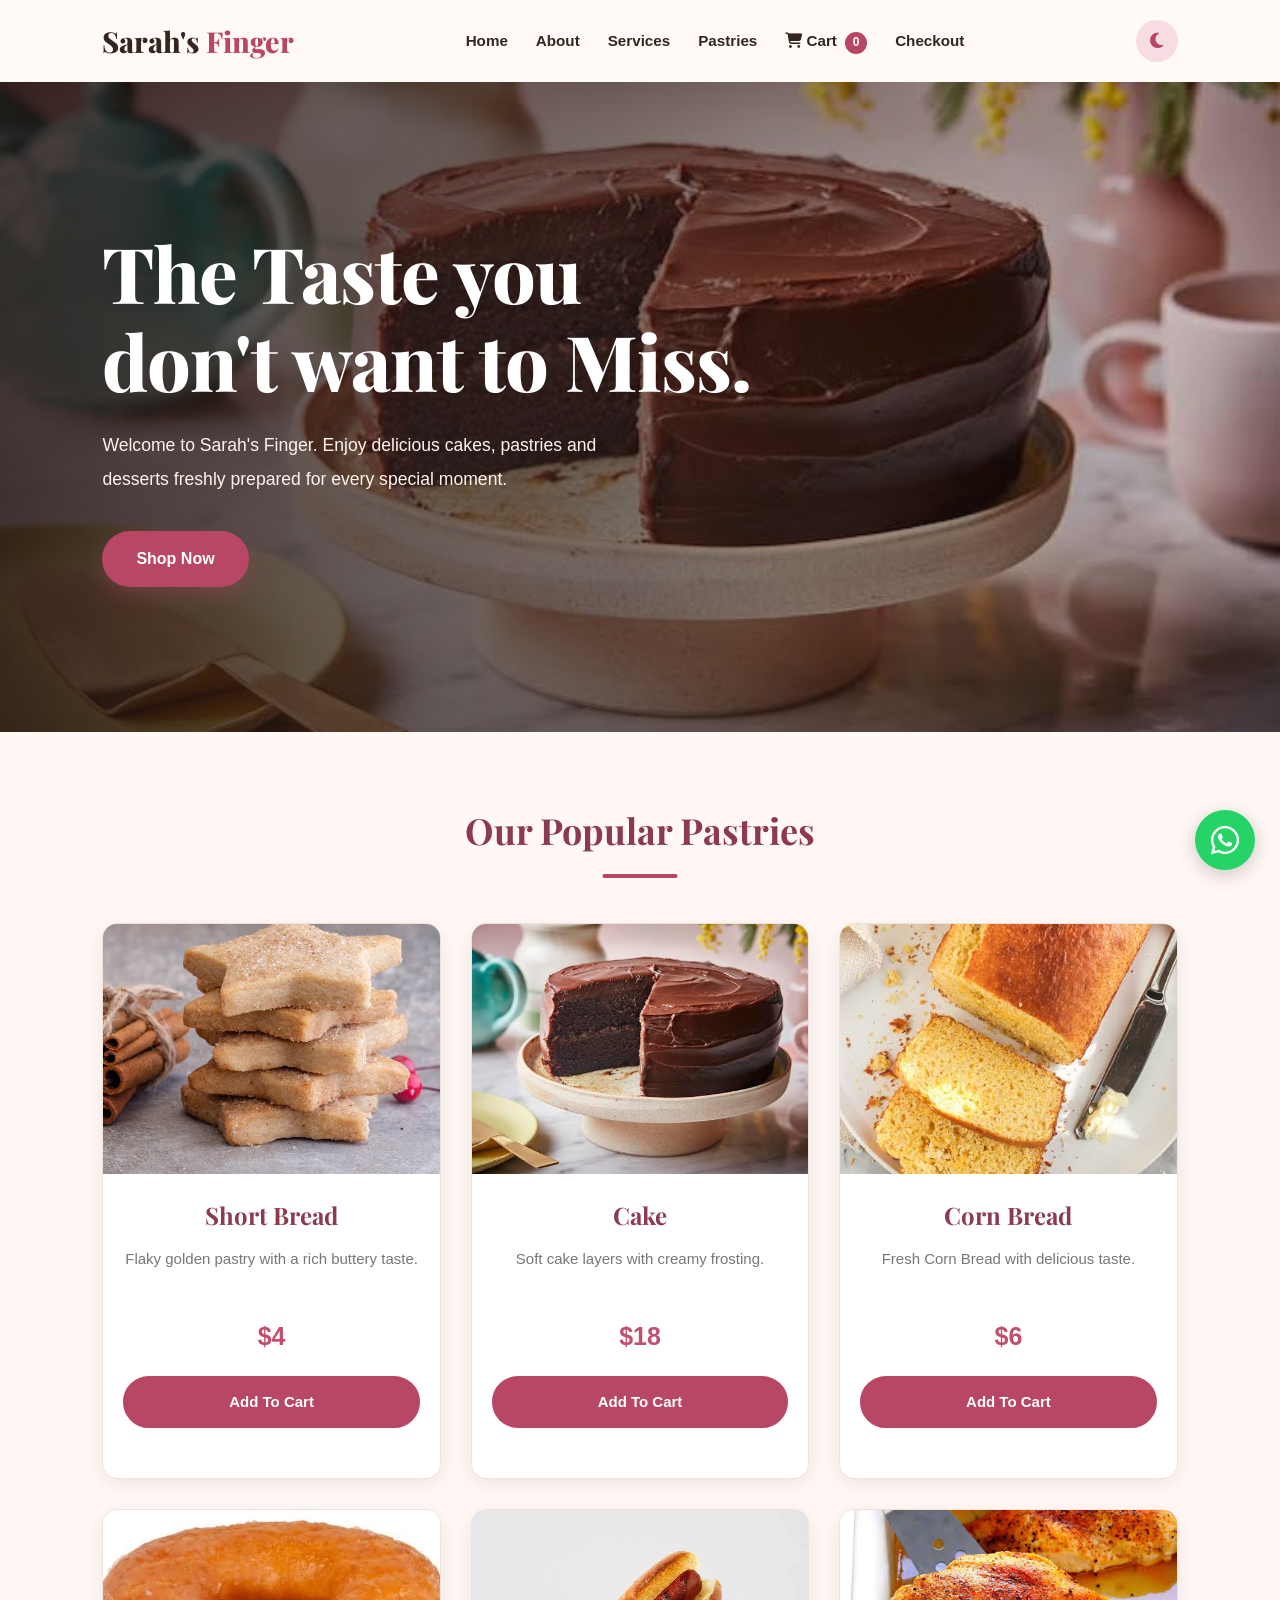
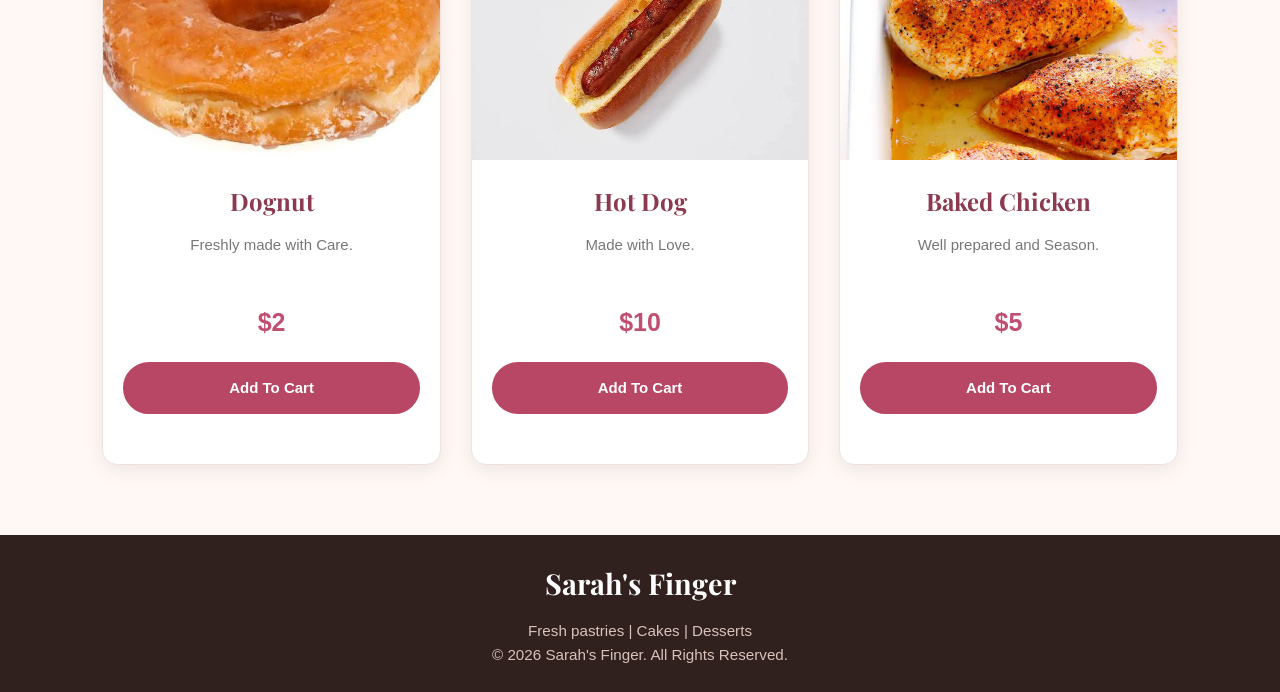
<file: index.html>
<!DOCTYPE html>
<html lang="en">

<head>
  <meta charset="UTF-8">
  <meta name="viewport" content="width=device-width, initial-scale=1.0">
  <title>Sarah Webpage</title>
</head>

<body>
  <!DOCTYPE html>
  <html lang="en">

  <head>
    <meta charset="UTF-8">
    <meta name="viewport" content="width=device-width, initial-scale=1.0">

    <title>Sarah's Finger | Premium Pastries</title>
    <link rel="preconnect" href="https://fonts.googleapis.com">
    <link rel="preconnect" href="https://fonts.gstatic.com" crossorigin>
    <link
      href="https://fonts.googleapis.com/css2?family=DM+Sans:wght@400;500;700&family=Playfair+Display:wght@600;800&display=swap"
      rel="stylesheet">

    <link rel="stylesheet" href="style.css">
    <link rel="stylesheet" href="https://cdnjs.cloudflare.com/ajax/libs/font-awesome/6.7.2/css/all.min.css">
  </head>

  <body>


    <!-- HEADER -->

    <header>

      <nav>

        <div class="logo">
          Sarah's <span>Finger</span>
        </div>


        <ul class="nav-links">

          <li><a href="#home">Home</a></li>

          <li><a href="about.html">About</a></li>
          <li><a href="services.html">Services</a></li>


          <li><a href="products.html">Pastries</a></li>
          <li>
            <a href="cart.html">
              <i class="fa-solid fa-cart-shopping"></i>
              Cart
              <span id="cart-count">0</span>
            </a>
          </li>
          <li><a href="checkout.html">Checkout</a></li>


        </ul>


        <div class="nav-icons">

          <button id="darkMode">
            <i class="fa-solid fa-moon"></i>
          </button>


          <div class="menu">
            <i class="fa-solid fa-bars"></i>
          </div>


        </div>


      </nav>

    </header>




    <!-- HERO SECTION -->

    <section class="hero" id="home">


      <div class="hero-content">

        <h1>
          The Taste you don't want to Miss.
        </h1>


        <p>
          Welcome to Sarah's Finger. Enjoy delicious cakes, pastries and desserts freshly prepared for every special
          moment.
        </p>


        <a href="#products" class="btn">
          Shop Now
        </a>


      </div>


    </section>






    <!-- PRODUCTS -->

    <section class="products" id="products">


      <h2>
        Our Popular Pastries
      </h2>


      <div class="product-grid">



        <div class="product-card">


          <img src="Image Folder/Cookie.jpg" alt="Short Bread">


          <h3>
            Short Bread
          </h3>


          <p>
            Flaky golden pastry with a rich buttery taste.
          </p>


          <div class="price">
            $4
          </div>


          <button onclick="addToCart('Short Bread',4)">
            Add To Cart
          </button>


        </div>





        <div class="product-card">


          <img src="Image Folder/images (1).jpg" alt="Cake">


          <h3>
            Cake
          </h3>


          <p>
            Soft cake layers with creamy frosting.
          </p>


          <div class="price">
            $18
          </div>


          <button onclick="addToCart('Cake',18)">
            Add To Cart
          </button>


        </div>






        <div class="product-card">


          <img src="Image Folder/Corn Bread.jpg" alt="Corn Bread">


          <h3>
            Corn Bread
          </h3>


          <p>
            Fresh Corn Bread with delicious taste.
          </p>


          <div class="price">
            $6
          </div>


          <button onclick="addToCart('Corn Bread',6)">
            Add To Cart
          </button>


        </div>
        <div class="product-card">


          <img src="Image Folder/dognut.jpg" alt="Dognut">


          <h3>
            Dognut
          </h3>


          <p>
            Freshly made with Care.
          </p>


          <div class="price">
            $2
          </div>


          <button onclick="addToCart('Corn Bread',2)">
            Add To Cart
          </button>


        </div>
 <div class="product-card">


          <img src="Image Folder/hotdog.jpg" alt="Hot Dog">


          <h3>
            Hot Dog
          </h3>


          <p>
            Made with Love.
          </p>


          <div class="price">
            $10
          </div>


          <button onclick="addToCart('Hot Dog',10)">
            Add To Cart
          </button>


        </div>

 <div class="product-card">


          <img src="Image Folder/baked chicken.jpg" alt="Baked Chicken">


          <h3>
            Baked Chicken
          </h3>


          <p>
            Well prepared and Season.
          </p>


          <div class="price">
            $5
          </div>


          <button onclick="addToCart('Baked Chicken',5)">
            Add To Cart
          </button>


        </div>





      </div>


    </section>













    <!-- WHATSAPP ORDER -->

    <a class="whatsapp" href="https://wa.me/231771718766" target="_blank">

      <i class="fa-brands fa-whatsapp"></i>

    </a>







    <!-- MOBILE ORDER BUTTON -->

    <a href="checkout.html" class="mobile-order">

      Order Now

    </a>








    <!-- FOOTER -->


    <footer>


      <h3>
        Sarah's Finger
      </h3>


      <p>
        Fresh pastries | Cakes | Desserts
      </p>


      <p>
        © 2026 Sarah's Finger. All Rights Reserved.
      </p>


    </footer>




    <script src="script.js"></script>


  </body>

  </html>
</body>

</html>
</file>
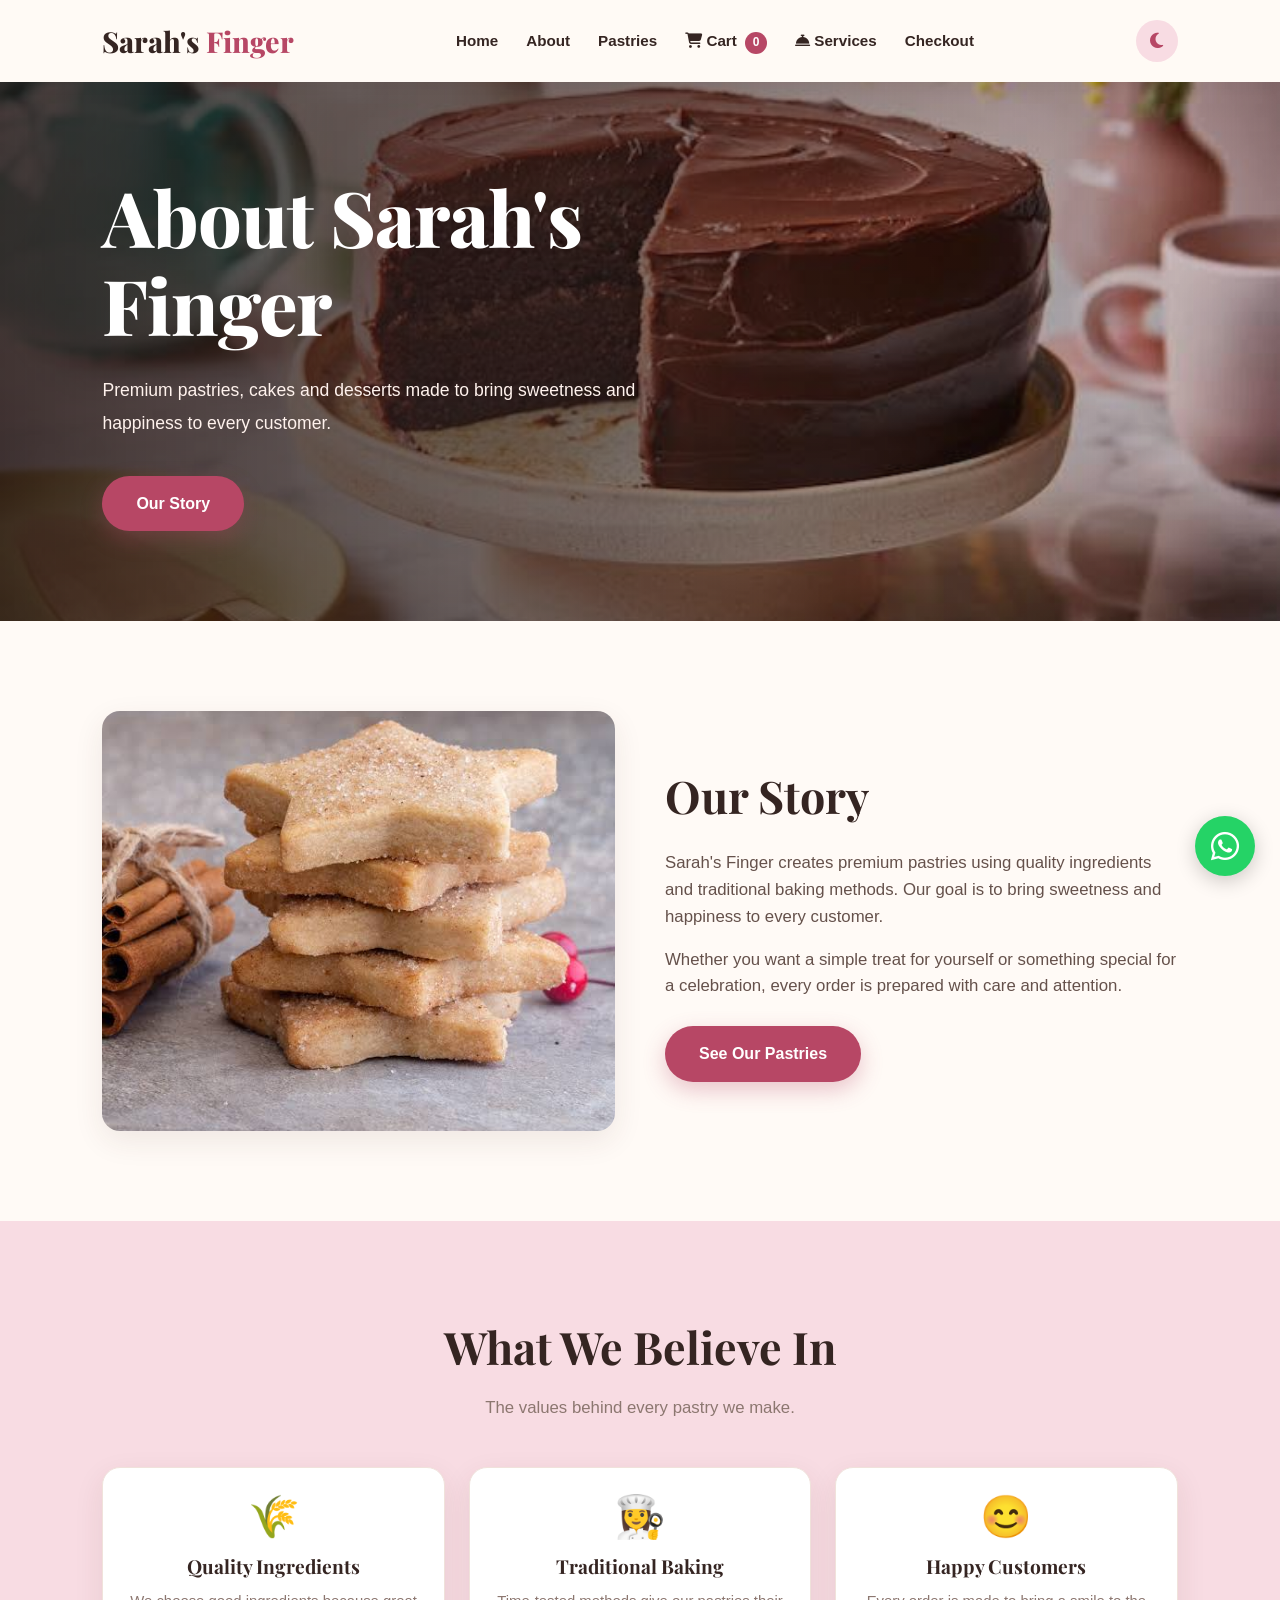
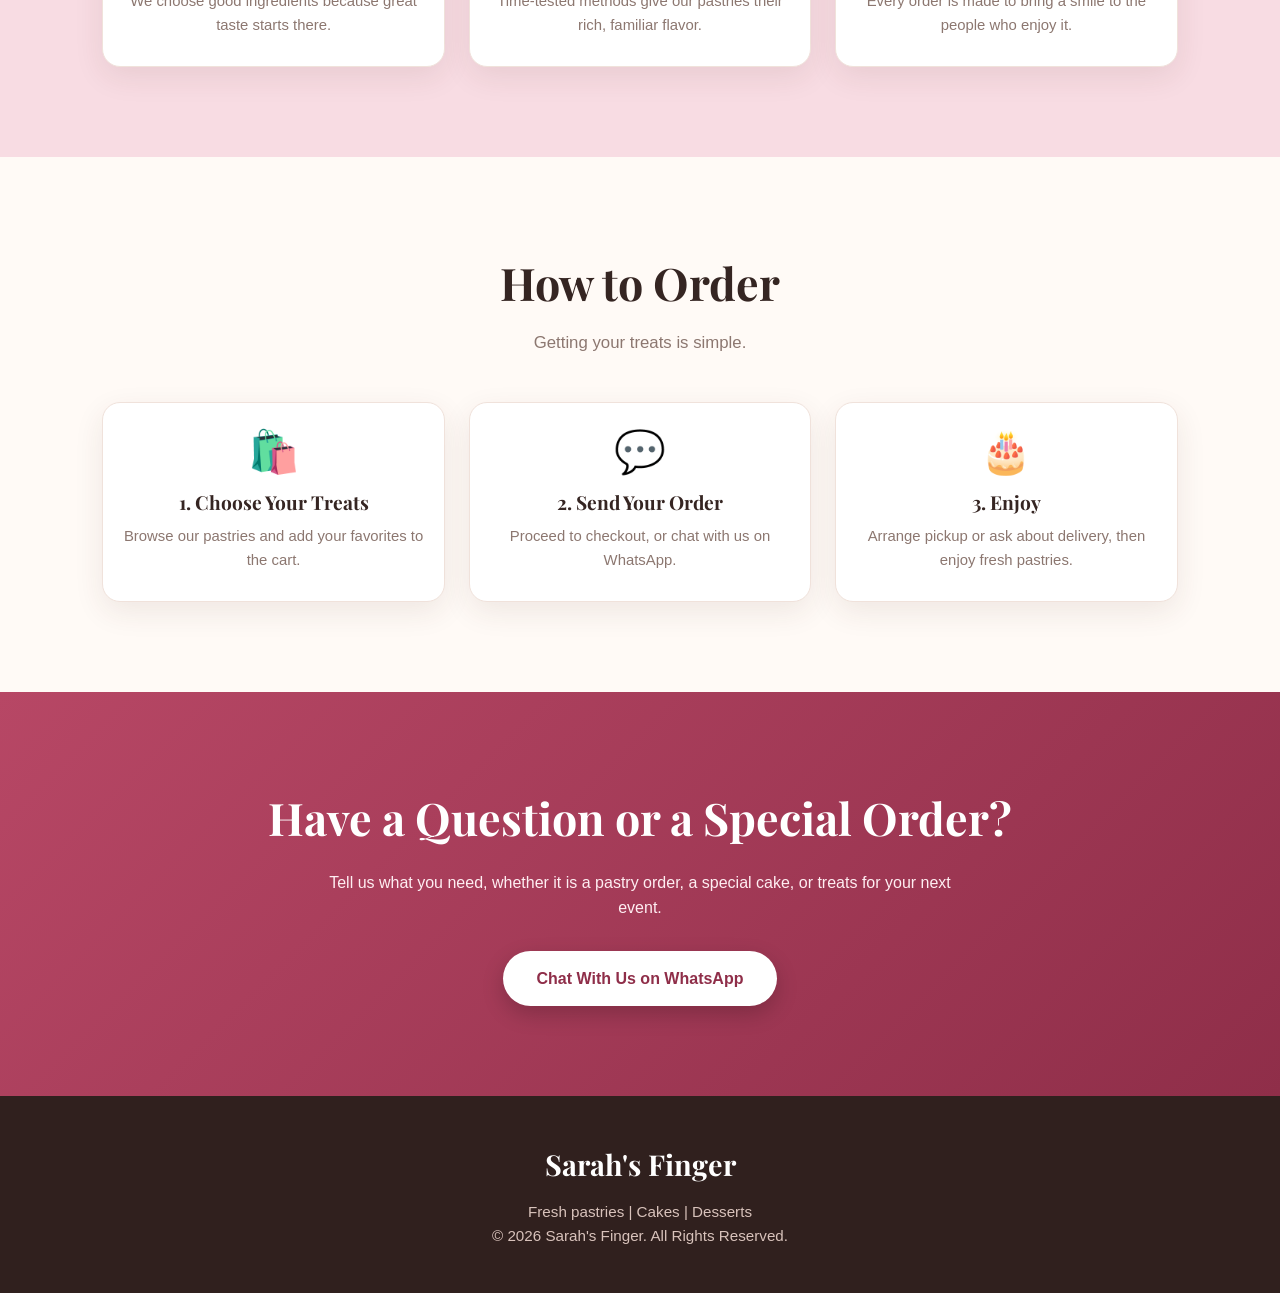
<file: about.html>
<!DOCTYPE html>
<html lang="en">

<head>
    <meta charset="UTF-8">
    <meta name="viewport" content="width=device-width, initial-scale=1.0">
    <title>About Us | Sarah's Finger</title>

    <link rel="preconnect" href="https://fonts.googleapis.com">
    <link rel="preconnect" href="https://fonts.gstatic.com" crossorigin>
    <link
        href="https://fonts.googleapis.com/css2?family=DM+Sans:wght@400;500;700&family=Playfair+Display:wght@600;800&display=swap"
        rel="stylesheet">

    <link rel="stylesheet" href="style.css">
    <link rel="stylesheet" href="https://cdnjs.cloudflare.com/ajax/libs/font-awesome/6.7.2/css/all.min.css">
</head>

<body class="about-page">

    <!-- HEADER -->
    <header>
        <nav>
            <div class="logo">
                Sarah's <span>Finger</span>
            </div>

            <ul class="nav-links">
                <li><a href="index.html">Home</a></li>
                <li><a href="#about">About</a></li>
                <li><a href="product.html">Pastries</a></li>

                <li>
                    <a href="cart.html">
                        <i class="fa-solid fa-cart-shopping"></i>
                        Cart
                        <span id="cart-count">0</span>
                    </a>
                </li>

                <li>
                    <a href="services.html">
                        <i class="fa-solid fa-bell-concierge"></i>
                        Services
                    </a>
                </li>
                <li><a href="checkout.html">Checkout</a></li>
            </ul>

            <div class="nav-icons">
                <button id="darkMode" type="button" aria-label="Toggle dark mode">
                    <i class="fa-solid fa-moon"></i>
                </button>

                <div class="menu">
                    <i class="fa-solid fa-bars"></i>
                </div>
            </div>
        </nav>
    </header>

    <!-- HERO -->
    <section class="hero">
        <div class="hero-content">
            <h1>About Sarah's Finger</h1>

            <p>
                Premium pastries, cakes and desserts made to bring sweetness
                and happiness to every customer.
            </p>

            <a href="#story" class="btn">Our Story</a>
        </div>
    </section>

    <!-- OUR STORY -->
    <section class="section" id="story">
        <div class="about-story">

            <!-- Replace with your own photo, for example a picture of you baking -->
            <img src="Image Folder/Cookie.jpg" alt="Freshly baked treats from Sarah's Finger">

            <div class="about-text">
                <h2>Our Story</h2>

                <p>
                    Sarah's Finger creates premium pastries using quality
                    ingredients and traditional baking methods. Our goal is to
                    bring sweetness and happiness to every customer.
                </p>

                <p>
                    Whether you want a simple treat for yourself or something
                    special for a celebration, every order is prepared with care
                    and attention.
                </p>

                <!-- Add your own story here: when you started, who bakes, what inspired you. -->

                <a href="index.html#products" class="btn">See Our Pastries</a>
            </div>

        </div>
    </section>

    <!-- WHAT WE BELIEVE -->
    <section class="section why-us">

        <div class="section-heading">
            <h2>What We Believe In</h2>
            <p>
                The values behind every pastry we make.
            </p>
        </div>

        <div class="values-grid">

            <div class="feature">
                <div class="icon">🌾</div>
                <h3>Quality Ingredients</h3>
                <p>We choose good ingredients because great taste starts there.</p>
            </div>

            <div class="feature">
                <div class="icon">👩‍🍳</div>
                <h3>Traditional Baking</h3>
                <p>Time-tested methods give our pastries their rich, familiar flavor.</p>
            </div>

            <div class="feature">
                <div class="icon">😊</div>
                <h3>Happy Customers</h3>
                <p>Every order is made to bring a smile to the people who enjoy it.</p>
            </div>

        </div>
    </section>

    <!-- HOW TO ORDER -->
    <section class="section">

        <div class="section-heading">
            <h2>How to Order</h2>
            <p>
                Getting your treats is simple.
            </p>
        </div>

        <div class="values-grid">

            <div class="feature">
                <div class="icon">🛍️</div>
                <h3>1. Choose Your Treats</h3>
                <p>Browse our pastries and add your favorites to the cart.</p>
            </div>

            <div class="feature">
                <div class="icon">💬</div>
                <h3>2. Send Your Order</h3>
                <p>Proceed to checkout, or chat with us on WhatsApp.</p>
            </div>

            <div class="feature">
                <div class="icon">🎂</div>
                <h3>3. Enjoy</h3>
                <p>Arrange pickup or ask about delivery, then enjoy fresh pastries.</p>
            </div>

        </div>
    </section>

    <!-- CALL TO ACTION -->
    <section class="cta">
        <h2>Have a Question or a Special Order?</h2>

        <p>
            Tell us what you need, whether it is a pastry order, a special cake,
            or treats for your next event.
        </p>

        <a href="https://wa.me/231771718766" class="btn" target="_blank" rel="noopener">
            Chat With Us on WhatsApp
        </a>
    </section>

    <!-- FOOTER -->
    <footer>
        <h3>Sarah's Finger</h3>

        <p>Fresh pastries | Cakes | Desserts</p>

        <p>© 2026 Sarah's Finger. All Rights Reserved.</p>
    </footer>

    <!-- WHATSAPP FLOATING BUTTON -->
    <a href="https://wa.me/231771718766" class="whatsapp" target="_blank" rel="noopener"
        aria-label="Contact Sarah's Finger on WhatsApp">
        <i class="fa-brands fa-whatsapp"></i>
    </a>

    <script src="script.js"></script>
</body>

</html>
</file>
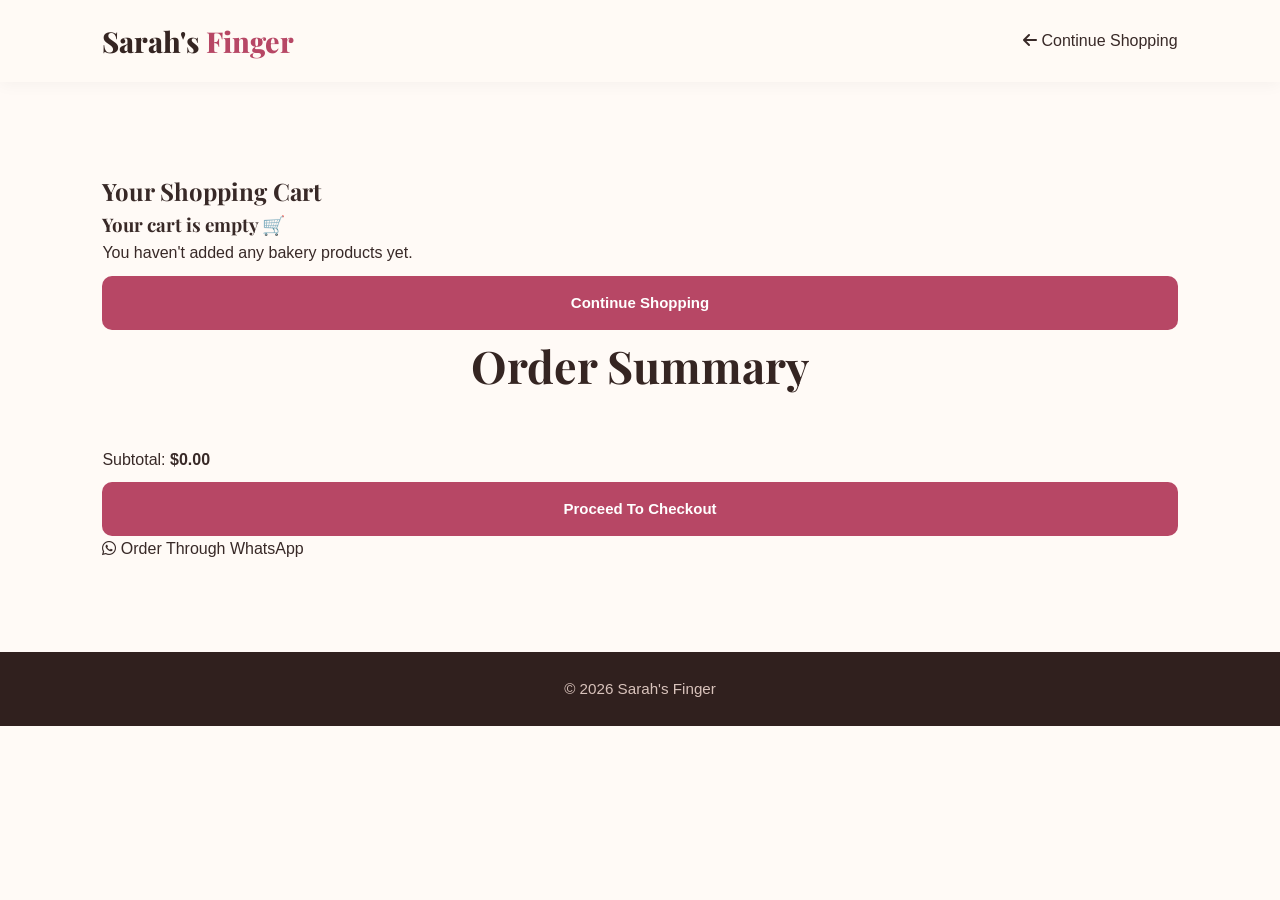
<file: cart.html>
<!DOCTYPE html>
<html lang="en">

<head>
    <meta charset="UTF-8">
    <meta name="viewport" content="width=device-width, initial-scale=1.0">
    <title>Document</title>
     <link rel="preconnect" href="https://fonts.googleapis.com">
    <link rel="preconnect" href="https://fonts.gstatic.com" crossorigin>
    <link href="https://fonts.googleapis.com/css2?family=DM+Sans:wght@400;500;700&family=Playfair+Display:wght@600;800&display=swap" rel="stylesheet">

    <link rel="stylesheet" href="style.css">
    <link rel="stylesheet" href="https://cdnjs.cloudflare.com/ajax/libs/font-awesome/6.7.2/css/all.min.css">


</head>

<body>


    <header>

        <nav>

            <div class="logo">
                Sarah's <span>Finger</span>
            </div>


            <a href="index.html" class="back-home">
                <i class="fa-solid fa-arrow-left"></i>
                Continue Shopping
            </a>


        </nav>

    </header>





    <section class="cart-section">


        <h1>
            Your Shopping Cart
        </h1>


        <div id="cart-items">

            <!-- Cart products will appear here -->

        </div>




        <div class="cart-summary">


            <h2>
                Order Summary
            </h2>


            <p>
                Subtotal:
                <strong id="cart-total">$0</strong>
            </p>


            <a href="checkout.html" class="checkout-btn">

                Proceed To Checkout

            </a>



            <a class="whatsapp-cart" href="https://wa.me/231771718766" target="_blank">

                <i class="fa-brands fa-whatsapp"></i>
                Order Through WhatsApp

            </a>


        </div>


    </section>





    <footer>

        <p>
            © 2026 Sarah's Finger
        </p>

    </footer>



    <script src="script.js"></script>


</body>

</html>
</file>
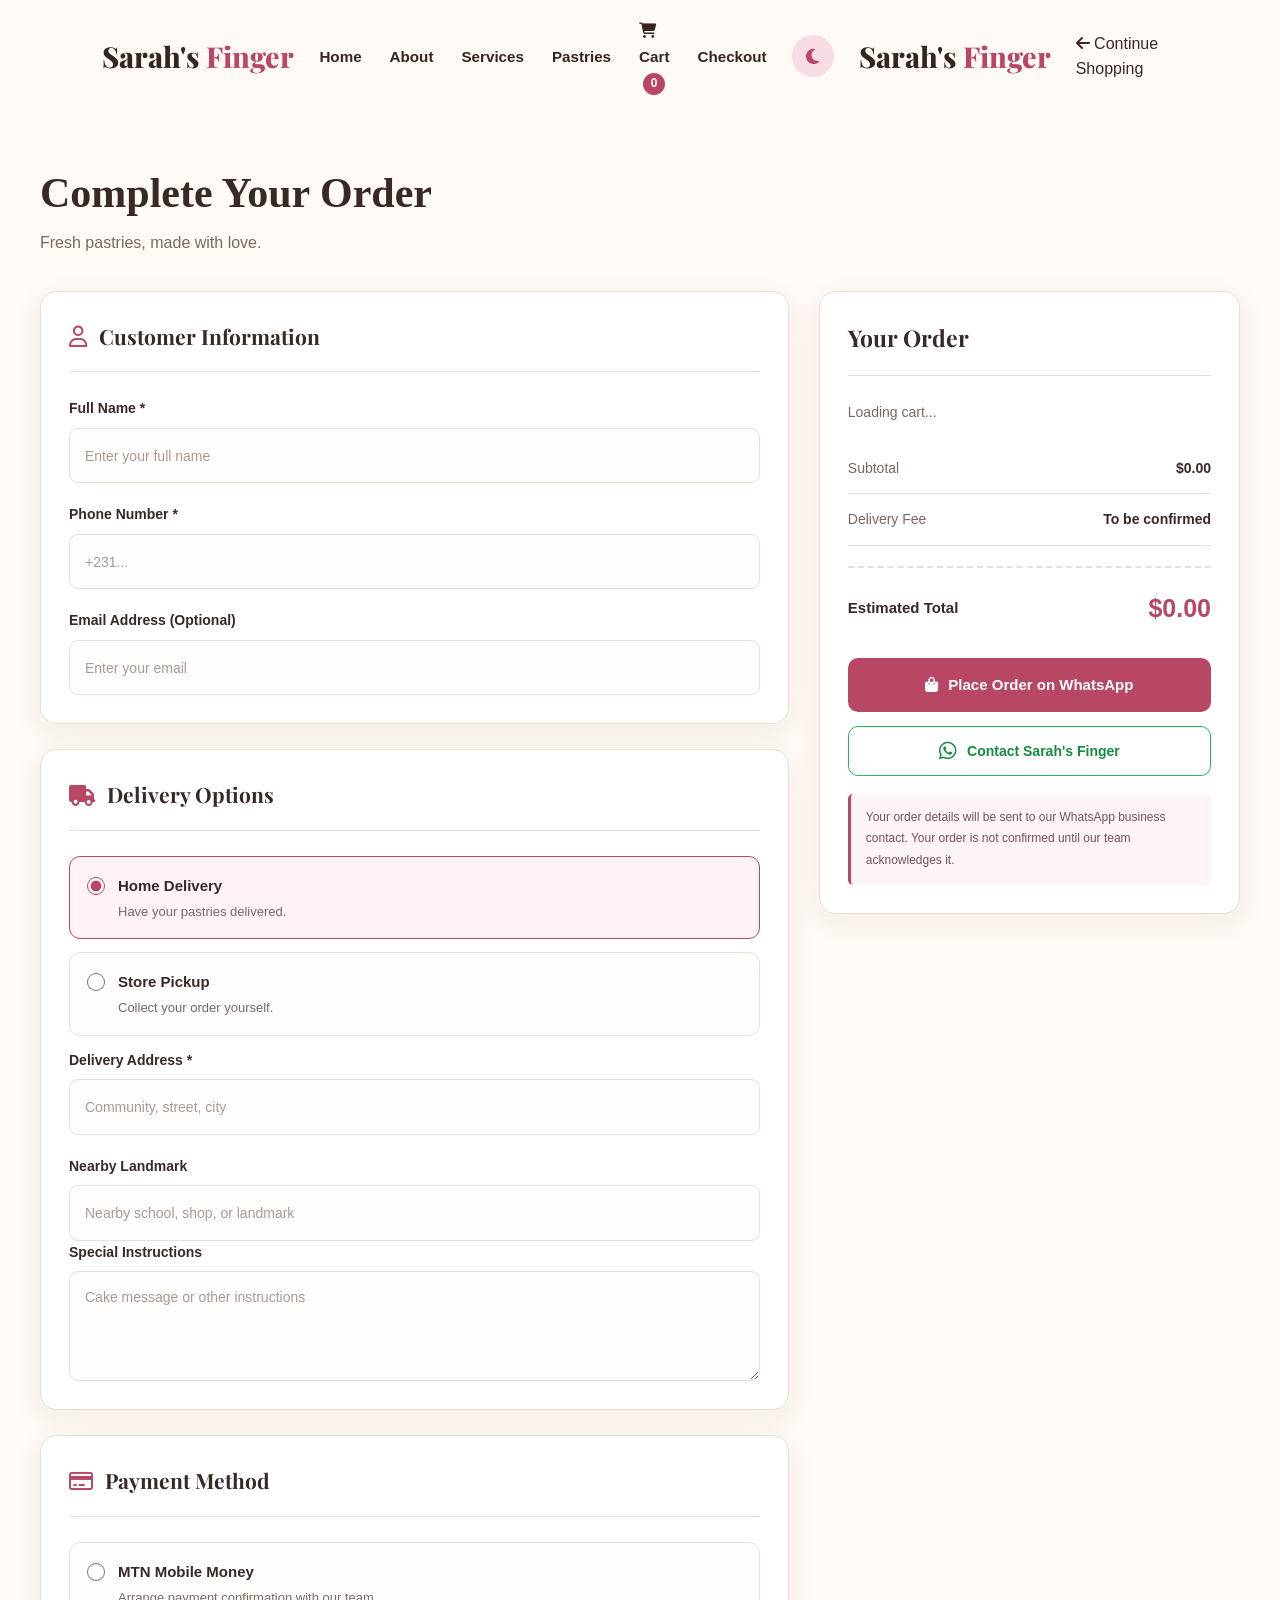
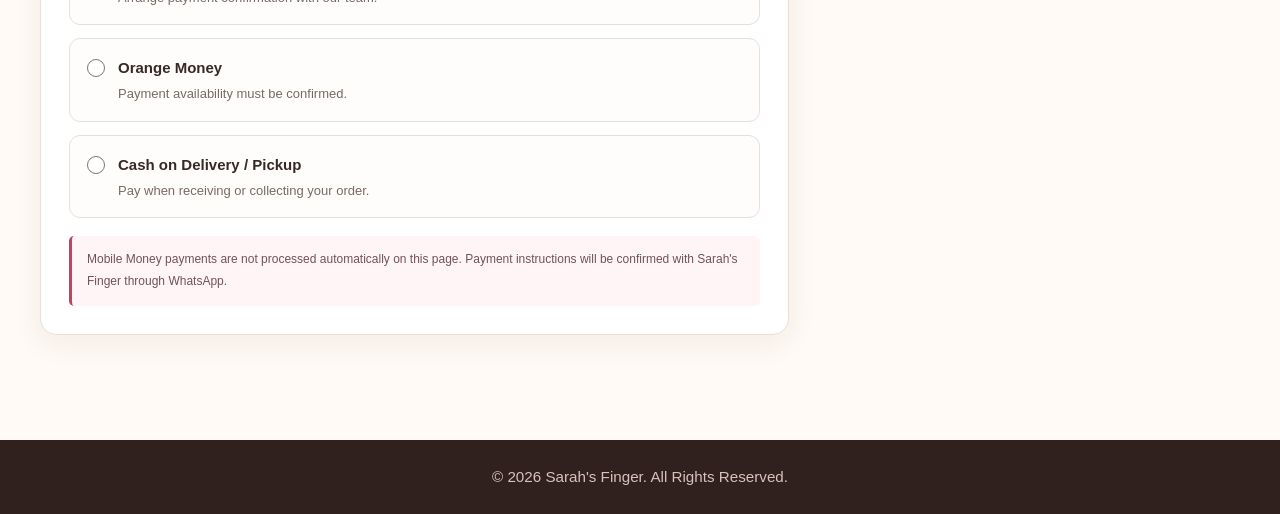
<file: checkout.html>
<!DOCTYPE html>
<html lang="en">
<head>
    <meta charset="UTF-8">
    <meta name="viewport" content="width=device-width, initial-scale=1.0">
    <title>Document</title>
     <link rel="preconnect" href="https://fonts.googleapis.com">
    <link rel="preconnect" href="https://fonts.gstatic.com" crossorigin>
    <link href="https://fonts.googleapis.com/css2?family=DM+Sans:wght@400;500;700&family=Playfair+Display:wght@600;800&display=swap" rel="stylesheet">

    <link rel="stylesheet" href="style.css">
     <link rel="stylesheet" href="https://cdnjs.cloudflare.com/ajax/libs/font-awesome/6.7.2/css/all.min.css">



</head>
<body>
   

<header>
    <header>

<nav>

<div class="logo">
Sarah's <span>Finger</span>
</div>


<ul class="nav-links">

<li><a href="index.html">Home</a></li>

          <li><a href="about.html">About</a></li>
<li><a href="services.html">Services</a></li>


          <li><a href="#products">Pastries</a></li>
          <li>
            <a href="cart.html">
              <i class="fa-solid fa-cart-shopping"></i>
              Cart
              <span id="cart-count">0</span>
            </a>
            <li><a href="#checkout">Checkout</a></li>
          </li>

</ul>


<div class="nav-icons">

<button id="darkMode">
<i class="fa-solid fa-moon"></i>
</button>


<div class="menu">
<i class="fa-solid fa-bars"></i>
</div>


</div>

 <div class="logo">
            Sarah's <span>Finger</span>
        </div>

        <a href="index.html" style="text-decoration:none;">
            <i class="fa-solid fa-arrow-left"></i>
            Continue Shopping
        </a>
</nav>


<main class="checkout-container">

    <div style="margin-bottom:25px;">
        <h1>Complete Your Order</h1>
        <p>Fresh pastries, made with love.</p>
    </div>

    <form id="checkoutForm">

        <div class="checkout-layout">

            <div>

                <!-- CUSTOMER DETAILS -->

                <section class="checkout-card">
                    <h2>
                        <i class="fa-regular fa-user"></i>
                        Customer Information
                    </h2>

                    <div class="form-group">
                        <label for="customerName">Full Name *</label>
                        <input
                            type="text"
                            id="customerName"
                            name="customerName"
                            placeholder="Enter your full name"
                            autocomplete="name"
                            required>
                    </div>

                    <div class="form-group">
                        <label for="customerPhone">Phone Number *</label>
                        <input
                            type="tel"
                            id="customerPhone"
                            name="customerPhone"
                            placeholder="+231..."
                            autocomplete="tel"
                            required>
                    </div>

                    <div class="form-group">
                        <label for="customerEmail">Email Address (Optional)</label>
                        <input
                            type="email"
                            id="customerEmail"
                            name="customerEmail"
                            placeholder="Enter your email">
                    </div>
                </section>

                <!-- DELIVERY DETAILS -->

                <section class="checkout-card">
                    <h2>
                        <i class="fa-solid fa-truck"></i>
                        Delivery Options
                    </h2>

                    <label class="delivery-option">
                        <input
                            type="radio"
                            name="deliveryMethod"
                            value="delivery"
                            checked>

                        <span>
                            <strong>Home Delivery</strong>
                            <small>Have your pastries delivered.</small>
                        </span>
                    </label>

                    <label class="delivery-option">
                        <input
                            type="radio"
                            name="deliveryMethod"
                            value="pickup">

                        <span>
                            <strong>Store Pickup</strong>
                            <small>Collect your order yourself.</small>
                        </span>
                    </label>

                    <div id="deliveryFields">

                        <div class="form-group">
                            <label for="deliveryAddress">Delivery Address *</label>
                            <input
                                type="text"
                                id="deliveryAddress"
                                name="deliveryAddress"
                                placeholder="Community, street, city"
                                autocomplete="street-address"
                                required>
                        </div>

                        <div class="form-group">
                            <label for="landmark">Nearby Landmark</label>
                            <input
                                type="text"
                                id="landmark"
                                name="landmark"
                                placeholder="Nearby school, shop, or landmark">
                        </div>

                    </div>

                    <div class="form-group">
                        <label for="orderNotes">Special Instructions</label>
                        <textarea
                            id="orderNotes"
                            name="orderNotes"
                            placeholder="Cake message or other instructions"></textarea>
                    </div>
                </section>

                <!-- PAYMENT METHOD -->

                <section class="checkout-card">
                    <h2>
                        <i class="fa-regular fa-credit-card"></i>
                        Payment Method
                    </h2>

                    <label class="payment-option">
                        <input
                            type="radio"
                            name="paymentMethod"
                            value="MTN Mobile Money"
                            required>

                        <span>
                            <strong>MTN Mobile Money</strong>
                            <small>Arrange payment confirmation with our team.</small>
                        </span>
                    </label>

                    <label class="payment-option">
                        <input
                            type="radio"
                            name="paymentMethod"
                            value="Orange Money">

                        <span>
                            <strong>Orange Money</strong>
                            <small>Payment availability must be confirmed.</small>
                        </span>
                    </label>

                    <label class="payment-option">
                        <input
                            type="radio"
                            name="paymentMethod"
                            value="Cash on Delivery">

                        <span>
                            <strong>Cash on Delivery / Pickup</strong>
                            <small>Pay when receiving or collecting your order.</small>
                        </span>
                    </label>

                    <p class="checkout-note">
                        Mobile Money payments are not processed automatically
                        on this page. Payment instructions will be confirmed
                        with Sarah's Finger through WhatsApp.
                    </p>
                </section>

            </div>

            <!-- ORDER SUMMARY -->

            <aside class="checkout-card">

                <h2>Your Order</h2>

                <div id="orderItems">
                    <p>Loading cart...</p>
                </div>

                <div class="order-item">
                    <span>Subtotal</span>
                    <strong id="subtotal">$0.00</strong>
                </div>

                <div class="order-item">
                    <span>Delivery Fee</span>
                    <strong id="deliveryFee">To be confirmed</strong>
                </div>

                <div class="order-total">
                    <span>Estimated Total</span>
                    <strong id="grandTotal">$0.00</strong>
                </div>

                <button type="submit" class="checkout-btn" id="placeOrderButton">
                    <i class="fa-solid fa-bag-shopping"></i>
                    Place Order on WhatsApp
                </button>

                <a
                    href="https://wa.me/231771718766"
                    class="whatsapp-btn"
                    target="_blank"
                    rel="noopener noreferrer">

                    <i class="fa-brands fa-whatsapp"></i>
                    Contact Sarah's Finger
                </a>

                <p class="checkout-note">
                    Your order details will be sent to our WhatsApp business
                    contact. Your order is not confirmed until our team
                    acknowledges it.
                </p>

            </aside>

        </div>

    </form>

</main>

<footer>
    <p>&copy; 2026 Sarah's Finger. All Rights Reserved.</p>
</footer>

<script src="script.js"></script>

</body>
</html>
</file>
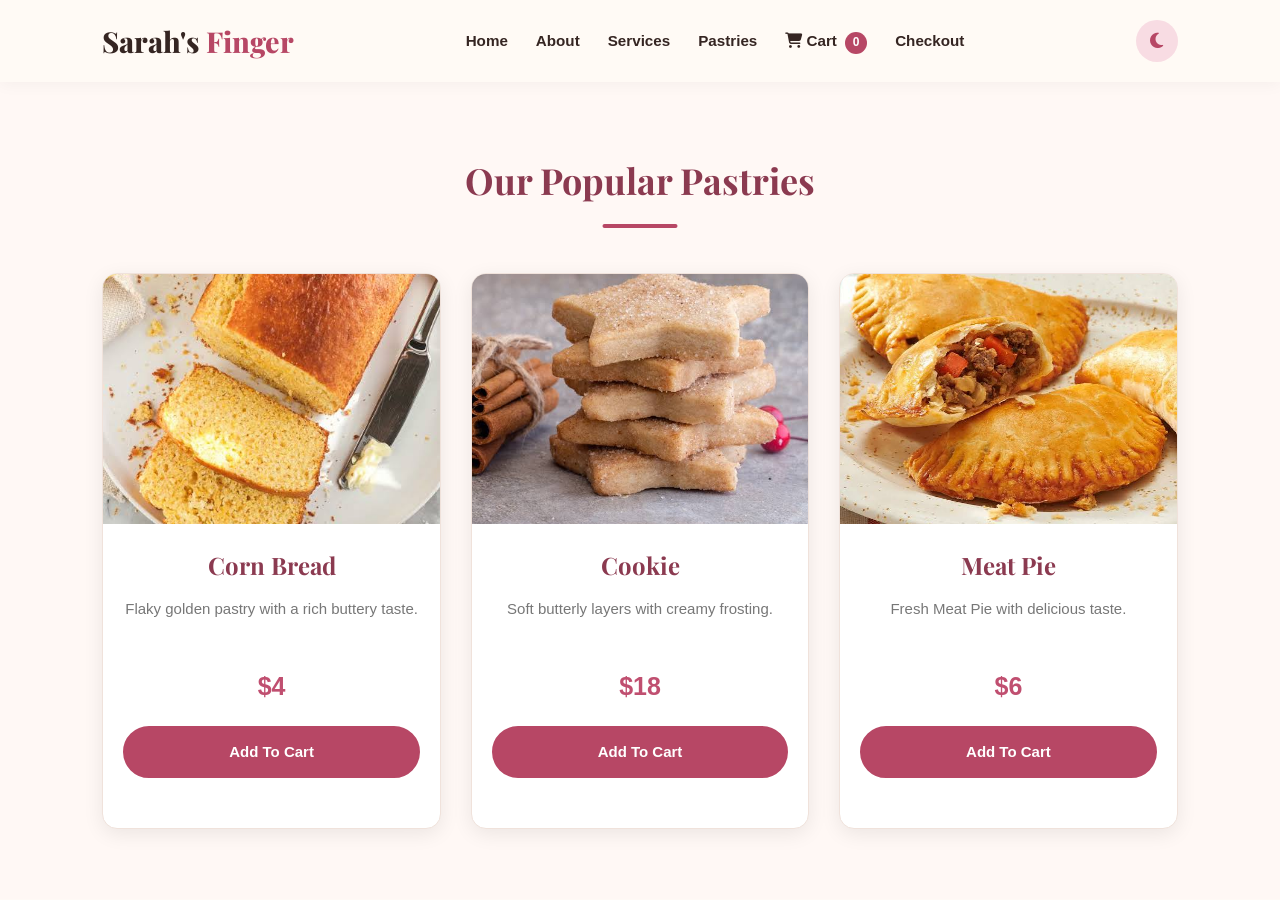
<file: product.html>
<!DOCTYPE html>
<html lang="en">
<head>
    <meta charset="UTF-8">
    <meta name="viewport" content="width=device-width, initial-scale=1.0">
    <title>Document</title>
     <link rel="preconnect" href="https://fonts.googleapis.com">
    <link rel="preconnect" href="https://fonts.gstatic.com" crossorigin>
    <link href="https://fonts.googleapis.com/css2?family=DM+Sans:wght@400;500;700&family=Playfair+Display:wght@600;800&display=swap" rel="stylesheet">

    <link rel="stylesheet" href="style.css">
    <link
    rel="stylesheet"
    href="https://cdnjs.cloudflare.com/ajax/libs/font-awesome/6.7.2/css/all.min.css">
</head>
<body>
    <header>

<nav>

<div class="logo">
Sarah's <span>Finger</span>
</div>


<ul class="nav-links">

<li><a href="index.html">Home</a></li>

          <li><a href="about.html">About</a></li>
<li><a href="services.html">Services</a></li>


          <li><a href="#products">Pastries</a></li>
          <li>
            <a href="cart.html">
              <i class="fa-solid fa-cart-shopping"></i>
              Cart
              <span id="cart-count">0</span>
            </a>
          </li>
          <li><a href="checkout.html">Checkout</a></li>


</a>
</li>

</ul>


<div class="nav-icons">

<button id="darkMode">
<i class="fa-solid fa-moon"></i>
</button>


<div class="menu">
<i class="fa-solid fa-bars"></i>
</div>


</div>


</nav>

</header>



    <!-- PRODUCTS -->

<section class="products" id="products">

<h2>Our Popular Pastries</h2>

<div class="product-grid">


<div class="product-card">

<img src="Image Folder/Corn Bread.jpg" alt="Corn Bread">



<h3>Corn Bread</h3>

<p>
Flaky golden pastry with a rich buttery taste.
</p>

<div class="price">$4</div>

<button onclick="addToCart('Corn Bread',4)">
Add To Cart
</button>

</div>



<div class="product-card">

<img src="Image Folder/Cookie.jpg" 
alt="Cookie">

<h3>Cookie</h3>

<p>
Soft butterly layers with creamy frosting.
</p>

<div class="price">$18</div>

<button onclick="addToCart('Cookie',18)">
Add To Cart
</button>

</div>



<div class="product-card">

<img src="Image Folder/Meat Pie.jpg" 
alt="Meat Pie">

<h3>Meat Pie</h3>

<p>
Fresh Meat Pie with delicious taste.
</p>

<div class="price">$6</div>

<button onclick="addToCart('Meat Pie',6)">
Add To Cart
</button>

</div>


</div>

</section>
<script src="script.js"></script>
</body>
</html>
</file>
<file: style.css>
:root {
    --primary: #b74765;
    --primary-dark: #8f2e49;
    --secondary: #f8dce3;
    --cream: #fffaf5;
    --white: #ffffff;
    --dark: #352522;
    --text: #65514b;
    --muted: #8c7770;
    --border: #f0e2db;
    --shadow: 0 10px 30px rgba(75, 40, 35, 0.09);
    --radius: 18px;
    --transition: all 0.3s ease;
}

* {
    margin: 0;
    padding: 0;
    box-sizing: border-box;
    scroll-behavior: smooth;
}

body {
    font-family: 'DM Sans', sans-serif;
    background-color: var(--cream);
    color: var(--text);
    line-height: 1.7;
    overflow-x: hidden;
}

img {
    display: block;
    max-width: 100%;
}

a {
    color: inherit;
    text-decoration: none;
}

button {
    font-family: inherit;
    cursor: pointer;
}

section {
    padding: 90px 8%;
}

h1,
h2,
h3,
.logo {
    font-family: 'Playfair Display', serif;
}

h2 {
    font-size: clamp(2rem, 4vw, 2.8rem);
    color: var(--dark);
    text-align: center;
    margin-bottom: 45px;
}


/* =========================================
   HEADER AND NAVIGATION
========================================= */

header {
    width: 100%;
    background: rgba(255, 250, 245, 0.96);
    position: sticky;
    top: 0;
    z-index: 1000;
    box-shadow: 0 3px 15px rgba(0, 0, 0, 0.04);
    backdrop-filter: blur(12px);
}

nav {
    max-width: 1400px;
    margin: auto;
    padding: 18px 8%;
    display: flex;
    justify-content: space-between;
    align-items: center;
    gap: 25px;
}

.logo {
    font-size: 1.8rem;
    font-weight: 800;
    color: var(--dark);
    white-space: nowrap;
}

.logo span {
    color: var(--primary);
}

.nav-links {
    display: flex;
    align-items: center;
    gap: 28px;
    list-style: none;
}

.nav-links a {
    color: var(--dark);
    font-size: 0.95rem;
    font-weight: 600;
    transition: var(--transition);
}

.nav-links a:hover {
    color: var(--primary);
}

#cart-count {
    display: inline-flex;
    align-items: center;
    justify-content: center;
    min-width: 22px;
    height: 22px;
    margin-left: 4px;
    padding: 0 5px;
    border-radius: 50px;
    background: var(--primary);
    color: var(--white);
    font-size: 0.75rem;
}

.nav-icons {
    display: flex;
    align-items: center;
    gap: 15px;
}

#darkMode {
    width: 42px;
    height: 42px;
    display: flex;
    align-items: center;
    justify-content: center;
    background: var(--secondary);
    color: var(--primary);
    border: none;
    border-radius: 50%;
    font-size: 1.1rem;
    transition: var(--transition);
}

#darkMode:hover {
    background: var(--primary);
    color: var(--white);
    transform: rotate(-15deg);
}

.menu {
    display: none;
    font-size: 1.6rem;
    color: var(--dark);
    cursor: pointer;
}


/* =========================================
   HERO SECTION
========================================= */

.hero {
    min-height: 650px;
    display: flex;
    align-items: center;
    position: relative;
    isolation: isolate;
    overflow: hidden;

    background:
        linear-gradient(
            90deg,
            rgba(35, 19, 16, 0.82) 0%,
            rgba(35, 19, 16, 0.58) 48%,
            rgba(35, 19, 16, 0.12) 100%
        ),
        url("Image Folder/images (1).jpg");

    background-size: cover;
    background-position: center;
    color: var(--white);
}

.hero-content {
    max-width: 680px;
    position: relative;
    z-index: 1;
    animation: fadeUp 1s ease;
}

.hero h1 {
    max-width: 650px;
    font-size: clamp(2.7rem, 6vw, 5rem);
    font-weight: 800;
    line-height: 1.15;
    margin-bottom: 25px;
    letter-spacing: -1px;
}

.hero p {
    max-width: 560px;
    font-size: 1.1rem;
    line-height: 1.9;
    color: #fff2ed;
    margin-bottom: 35px;
}

.btn {
    display: inline-block;
    padding: 15px 34px;
    background: var(--primary);
    color: var(--white);
    border-radius: 50px;
    font-weight: 700;
    font-size: 1rem;
    box-shadow: 0 8px 22px rgba(183, 71, 101, 0.3);
    transition: var(--transition);
}

.btn:hover {
    background: var(--primary-dark);
    transform: translateY(-4px);
    box-shadow: 0 12px 28px rgba(183, 71, 101, 0.4);
}


/* =========================================
   PRODUCTS SECTION
========================================= */

.products {
    background: var(--cream);
}

.products h2 {
    position: relative;
    padding-bottom: 18px;
}

.products h2::after {
    content: "";
    position: absolute;
    width: 75px;
    height: 4px;
    border-radius: 5px;
    background: var(--primary);
    bottom: 0;
    left: 50%;
    transform: translateX(-50%);
}

.product-grid {
    display: grid;
    grid-template-columns: repeat(3, minmax(0, 1fr));
    gap: 30px;
    max-width: 1250px;
    margin: auto;
}

.product-card {
    background: var(--white);
    border: 1px solid var(--border);
    border-radius: var(--radius);
    overflow: hidden;
    text-align: center;
    box-shadow: var(--shadow);
    transition: var(--transition);
    position: relative;
}

.product-card:hover {
    transform: translateY(-10px);
    box-shadow: 0 20px 45px rgba(75, 40, 35, 0.14);
}

.product-card img {
    width: 100%;
    height: 250px;
    object-fit: cover;
    transition: transform 0.5s ease;
}

.product-card:hover img {
    transform: scale(1.05);
}

.product-card h3 {
    color: var(--dark);
    font-size: 1.5rem;
    margin: 22px 15px 8px;
}

.product-card p {
    color: var(--muted);
    font-size: 0.95rem;
    padding: 0 22px;
    min-height: 55px;
}

.price {
    color: var(--primary);
    font-size: 1.6rem;
    font-weight: 800;
    margin: 15px 0;
}

.product-card button {
    width: calc(100% - 40px);
    margin: 0 20px 25px;
    padding: 13px 20px;
    background: var(--primary);
    color: var(--white);
    border: 2px solid var(--primary);
    border-radius: 50px;
    font-size: 0.95rem;
    font-weight: 700;
    transition: var(--transition);
}

.product-card button:hover {
    background: transparent;
    color: var(--primary);
    transform: translateY(-2px);
}


/* =========================================
   ABOUT SECTION
========================================= */

.about {
    text-align: center;
    background: var(--secondary);
    position: relative;
}

.about h2 {
    margin-bottom: 25px;
}

.about p {
    max-width: 800px;
    margin: auto;
    color: #6e514e;
    font-size: 1.08rem;
    line-height: 2;
}


/* =========================================
   WHATSAPP FLOATING BUTTON
========================================= */

.whatsapp {
    position: fixed;
    bottom: 30px;
    right: 25px;
    width: 60px;
    height: 60px;
    display: flex;
    align-items: center;
    justify-content: center;
    background: #25D366;
    color: var(--white);
    font-size: 2rem;
    border-radius: 50%;
    box-shadow: 0 5px 20px rgba(0, 0, 0, 0.2);
    z-index: 999;
    transition: var(--transition);
}

.whatsapp:hover {
    transform: scale(1.1);
    background: #1da851;
}


/* =========================================
   MOBILE ORDER BUTTON
========================================= */

.mobile-order {
    display: none;
    position: fixed;
    bottom: 20px;
    left: 5%;
    width: 90%;
    padding: 15px;
    text-align: center;
    background: var(--primary);
    color: var(--white);
    font-weight: 700;
    font-size: 1rem;
    border-radius: 50px;
    box-shadow: 0 8px 25px rgba(183, 71, 101, 0.3);
    z-index: 998;
    transition: var(--transition);
}

.mobile-order:hover {
    background: var(--primary-dark);
}


/* =========================================
   FOOTER
========================================= */

footer {
    padding: 55px 8%;
    background: #30201e;
    color: #f7e8e2;
    text-align: center;
}

footer h3 {
    font-size: 1.8rem;
    color: var(--white);
    margin-bottom: 12px;
}

footer p {
    color: #d8c2bb;
    font-size: 0.95rem;
    margin: 8px 0;
}


/* =========================================
   ANIMATIONS
========================================= */

@keyframes fadeUp {
    from {
        opacity: 0;
        transform: translateY(25px);
    }

    to {
        opacity: 1;
        transform: translateY(0);
    }
}


/* =========================================
   DARK MODE
========================================= */

/* Add the "dark-mode" class to the body
   using JavaScript to activate this theme. */

body.dark-mode {
    --cream: #1d1919;
    --white: #2b2424;
    --dark: #fff0eb;
    --text: #e6d6d0;
    --muted: #c2aaa2;
    --border: #493838;
    --secondary: #38282c;

    background-color: var(--cream);
    color: var(--text);
}

body.dark-mode header {
    background: rgba(35, 28, 28, 0.97);
}

body.dark-mode .nav-links a,
body.dark-mode .menu {
    color: var(--dark);
}

body.dark-mode .product-card {
    background: var(--white);
    border-color: var(--border);
}

body.dark-mode .about p {
    color: #e6d6d0;
}

body.dark-mode .products {
    background: var(--cream);
}


/* =========================================
   TABLET RESPONSIVENESS
========================================= */

@media (max-width: 1000px) {

    nav {
        padding: 16px 5%;
    }

    .logo {
        font-size: 1.55rem;
    }

    .nav-links {
        gap: 16px;
    }

    .nav-links a {
        font-size: 0.85rem;
    }

    section {
        padding: 75px 5%;
    }

    .product-grid {
        gap: 20px;
    }

    .product-card img {
        height: 220px;
    }

}


/* =========================================
   MOBILE RESPONSIVENESS
========================================= */

@media (max-width: 768px) {

    nav {
        padding: 15px 5%;
        flex-wrap: wrap;
    }

    .logo {
        font-size: 1.45rem;
    }

    .nav-icons {
        margin-left: auto;
    }

    .menu {
        display: block;
    }

    .nav-links {
        display: none;
        flex-direction: column;
        align-items: stretch;
        gap: 0;
        width: 100%;
        padding: 10px 0;
        background: var(--cream);
        border-top: 1px solid var(--border);
    }

    /* JavaScript should toggle this class. */
    .nav-links.active {
        display: flex;
    }

    .nav-links li {
        width: 100%;
    }

    .nav-links a {
        display: block;
        padding: 13px 10px;
        font-size: 1rem;
    }

    .nav-links a:hover {
        background: var(--secondary);
        border-radius: 8px;
    }

    .hero {
        min-height: 550px;
        background-position: center;
        padding: 75px 6%;
    }

    .hero h1 {
        font-size: clamp(2.5rem, 10vw, 3.8rem);
    }

    .hero p {
        font-size: 1rem;
    }

    section {
        padding: 65px 6%;
    }

    .product-grid {
        grid-template-columns: repeat(2, minmax(0, 1fr));
        gap: 20px;
    }

    .product-card img {
        height: 190px;
    }

    .product-card h3 {
        font-size: 1.3rem;
    }

    .product-card p {
        font-size: 0.9rem;
        padding: 0 12px;
    }

    .mobile-order {
        display: block;
    }

    .whatsapp {
        width: 52px;
        height: 52px;
        bottom: 85px;
        right: 20px;
        font-size: 1.7rem;
    }

    footer {
        padding: 45px 6% 100px;
    }

}


/* =========================================
   SMALL MOBILE PHONES
========================================= */

@media (max-width: 480px) {

    .logo {
        font-size: 1.3rem;
    }

    #darkMode {
        width: 36px;
        height: 36px;
        font-size: 1rem;
    }

    .nav-icons {
        gap: 12px;
    }

    .hero {
        min-height: 500px;
    }

    .hero h1 {
        font-size: 2.5rem;
    }

    .hero p {
        font-size: 0.95rem;
    }

    .btn {
        padding: 13px 28px;
    }

    h2 {
        font-size: 1.9rem;
        margin-bottom: 30px;
    }

    .product-grid {
        grid-template-columns: 1fr;
        gap: 25px;
    }

    .product-card img {
        height: 240px;
    }

    .product-card h3 {
        font-size: 1.45rem;
    }

    .product-card p {
        min-height: auto;
        padding: 0 20px;
    }

    .about p {
        font-size: 0.98rem;
    }

}


/* =========================================
   ACCESSIBILITY
========================================= */

button:focus-visible,
a:focus-visible {
    outline: 3px solid #e6a0b2;
    outline-offset: 4px;
}


/* PRODUCTS SECTION */

.products {
    padding: 70px 8%;
    background-color: #fff8f5;
}

.products h2 {
    text-align: center;
    font-size: 36px;
    color: #8b3a50;
    margin-bottom: 45px;
    font-weight: bold;
}


/* PRODUCT GRID */

.product-grid {
    display: grid;
    grid-template-columns: repeat(3, 1fr);
    gap: 30px;
    max-width: 1200px;
    margin: 0 auto;
}


/* PRODUCT CARD */

.product-card {
    background-color: #ffffff;
    border-radius: 15px;
    overflow: hidden;
    text-align: center;
    padding-bottom: 25px;
    box-shadow: 0 5px 20px rgba(0, 0, 0, 0.08);
    transition: transform 0.3s ease, box-shadow 0.3s ease;
}

.product-card:hover {
    transform: translateY(-10px);
    box-shadow: 0 12px 30px rgba(139, 58, 80, 0.18);
}


/* PRODUCT IMAGES */

.product-card img {
    width: 100%;
    height: 250px;
    object-fit: cover;
    display: block;
    transition: transform 0.4s ease;
}

.product-card:hover img {
    transform: scale(1.04);
}


/* PRODUCT NAME */

.product-card h3 {
    font-size: 24px;
    color: #8b3a50;
    margin: 22px 10px 12px;
}


/* PRODUCT DESCRIPTION */

.product-card p {
    font-size: 15px;
    color: #777;
    line-height: 1.7;
    padding: 0 20px;
    margin-bottom: 15px;
}


/* PRODUCT PRICE */

.price {
    font-size: 25px;
    font-weight: bold;
    color: #c04f70;
    margin: 15px 0 20px;
}


/* ADD TO CART BUTTON */

.product-card button {
    background-color: #b74765;
    color: white;
    border: 2px solid #b74765;
    padding: 12px 28px;
    border-radius: 30px;
    font-size: 15px;
    font-weight: bold;
    cursor: pointer;
    transition: all 0.3s ease;
}

.product-card button:hover {
    background-color: white;
    color: #b74765;
    transform: scale(1.05);
}


/* TABLET RESPONSIVENESS */

@media (max-width: 900px) {
    .products {
        padding: 55px 5%;
    }

    .product-grid {
        grid-template-columns: repeat(2, 1fr);
        gap: 20px;
    }

    .products h2 {
        font-size: 30px;
    }

    .product-card img {
        height: 220px;
    }
}


/* MOBILE RESPONSIVENESS */

@media (max-width: 600px) {
    .products {
        padding: 40px 20px;
    }

    .products h2 {
        font-size: 27px;
        margin-bottom: 30px;
    }

    .product-grid {
        grid-template-columns: 1fr;
        gap: 25px;
    }

    .product-card img {
        height: 240px;
    }

    .product-card h3 {
        font-size: 22px;
    }

    .product-card button {
        padding: 12px 30px;
    } }

/* =====================================
   SARAH'S FINGER - CHECKOUT PAGE
===================================== */

:root {
    --checkout-primary: #b74765;
    --checkout-primary-dark: #92334e;
    --checkout-pink: #fbe8ed;
    --checkout-cream: #fffaf6;
    --checkout-white: #ffffff;
    --checkout-text: #382927;
    --checkout-muted: #796963;
    --checkout-border: #eaded8;
    --checkout-shadow: 0 8px 30px rgba(65, 35, 30, 0.07);
}

/* RESET */

* {
    box-sizing: border-box;
}

body {
    margin: 0;
    font-family: Arial, Helvetica, sans-serif;
    background: var(--checkout-cream);
    color: var(--checkout-text);
    line-height: 1.6;
}

button,
input,
textarea {
    font: inherit;
}

a {
    text-decoration: none;
}


/* =====================================
   CHECKOUT CONTAINER
===================================== */

.checkout-container {
    max-width: 1250px;
    margin: 0 auto;
    padding: 55px 25px 80px;
}

.checkout-container > div:first-child {
    margin-bottom: 35px !important;
}

.checkout-container h1 {
    font-family: Georgia, serif;
    font-size: clamp(30px, 4vw, 42px);
    line-height: 1.2;
    margin: 0 0 12px;
    color: var(--checkout-text);
}

.checkout-container > div:first-child p {
    margin: 0;
    color: var(--checkout-muted);
    font-size: 16px;
}


/* =====================================
   CHECKOUT LAYOUT
===================================== */

.checkout-layout {
    display: grid;
    grid-template-columns: minmax(0, 1.6fr) minmax(300px, 0.9fr);
    gap: 30px;
    align-items: start;
}

.checkout-layout > div {
    min-width: 0;
}

.checkout-card {
    background: var(--checkout-white);
    border: 1px solid var(--checkout-border);
    border-radius: 16px;
    padding: 28px;
    margin-bottom: 25px;
    box-shadow: var(--checkout-shadow);
}

.checkout-card h2 {
    display: flex;
    align-items: center;
    gap: 12px;
    font-size: 21px;
    margin: 0 0 25px;
    padding-bottom: 18px;
    border-bottom: 1px solid var(--checkout-border);
    color: var(--checkout-text);
}

.checkout-card h2 i {
    color: var(--checkout-primary);
    font-size: 21px;
}


/* =====================================
   FORM FIELDS
===================================== */

.form-group {
    display: flex;
    flex-direction: column;
    margin-bottom: 20px;
}

.form-group:last-child {
    margin-bottom: 0;
}

.form-group label {
    margin-bottom: 8px;
    color: var(--checkout-text);
    font-size: 14px;
    font-weight: bold;
}

.form-group input,
.form-group textarea {
    width: 100%;
    padding: 14px 15px;
    border: 1px solid var(--checkout-border);
    border-radius: 9px;
    background: #fffdfb;
    color: var(--checkout-text);
    outline: none;
    transition: border-color 0.25s, box-shadow 0.25s;
}

.form-group input {
    min-height: 49px;
}

.form-group textarea {
    min-height: 110px;
    resize: vertical;
}

.form-group input::placeholder,
.form-group textarea::placeholder {
    color: #aa9a93;
    font-size: 14px;
}

.form-group input:focus,
.form-group textarea:focus {
    border-color: var(--checkout-primary);
    box-shadow: 0 0 0 3px rgba(183, 71, 101, 0.12);
    background: white;
}


/* =====================================
   DELIVERY OPTIONS
===================================== */

.delivery-option,
.payment-option {
    display: flex;
    align-items: flex-start;
    gap: 13px;
    padding: 17px;
    margin-bottom: 13px;
    border: 1px solid var(--checkout-border);
    border-radius: 11px;
    cursor: pointer;
    background: #fffdfb;
  
}

.delivery-option:hover,
.payment-option:hover {
    background: var(--checkout-pink);
    border-color: var(--checkout-primary);
}

.delivery-option:has(input:checked),
.payment-option:has(input:checked) {
    background: #fff3f6;
    border-color: var(--checkout-primary);
}

.delivery-option input,
.payment-option input {
    width: 18px;
    height: 18px;
    margin-top: 3px;
    flex-shrink: 0;
    accent-color: var(--checkout-primary);
    cursor: pointer;
}

.delivery-option span,
.payment-option span {
    display: flex;
    flex-direction: column;
    gap: 4px;
}

.delivery-option strong,
.payment-option strong {
    font-size: 15px;
    color: var(--checkout-text);
}

.delivery-option small,
.payment-option small {
    font-size: 13px;
    color: var(--checkout-muted);
    line-height: 1.5;
}


/* =====================================
   CHECKOUT NOTE
===================================== */

.checkout-note {
    margin: 18px 0 0;
    padding: 13px 15px;
    border-left: 3px solid var(--checkout-primary);
    border-radius: 5px;
    background: #fff5f7;
    color: #73515a;
    font-size: 12px;
    line-height: 1.8;
}


/* =====================================
   ORDER SUMMARY
===================================== */

.checkout-layout > aside {
    position: sticky;
    top: 100px;
}

.checkout-layout > aside h2 {
    font-size: 23px;
}

#orderItems {
    margin-bottom: 20px;
}

#orderItems > p {
    color: var(--checkout-muted);
    font-size: 14px;
}

.order-item {
    display: flex;
    justify-content: space-between;
    align-items: center;
    gap: 15px;
    padding: 14px 0;
    border-bottom: 1px solid var(--checkout-border);
    font-size: 14px;
}

.order-item span {
    color: var(--checkout-muted);
}

.order-item strong {
    color: var(--checkout-text);
    text-align: right;
}

.order-total {
    display: flex;
    justify-content: space-between;
    align-items: center;
    gap: 15px;
    margin-top: 20px;
    padding: 20px 0;
    border-top: 2px dashed var(--checkout-border);
}

.order-total span {
    font-size: 15px;
    font-weight: bold;
}

.order-total strong {
    color: var(--checkout-primary);
    font-size: 25px;
    overflow-wrap: anywhere;
}


/* =====================================
   PLACE ORDER BUTTON
===================================== */

.checkout-btn {
    display: flex;
    align-items: center;
    justify-content: center;
    gap: 10px;
    width: 100%;
    min-height: 54px;
    padding: 14px 18px;
    margin-top: 10px;
    border: none;
    border-radius: 10px;
    background: var(--checkout-primary);
    color: white;
    font-size: 15px;
    font-weight: bold;
    cursor: pointer;
    
}

.checkout-btn:hover {
    background: var(--checkout-primary-dark);
    transform: translateY(-2px);
}

.checkout-btn:disabled {
    opacity: 0.65;
    cursor: not-allowed;
    transform: none;
}


/* =====================================
   WHATSAPP BUTTON
===================================== */

.whatsapp-btn {
    display: flex;
    align-items: center;
    justify-content: center;
    gap: 10px;
    width: 100%;
    min-height: 50px;
    padding: 12px;
    margin-top: 14px;
    border: 1px solid #20b95a;
    border-radius: 10px;
    background: #ffffff;
    color: #168a43;
    font-size: 14px;
    font-weight: bold;
    text-align: center;
    
}

.whatsapp-btn i {
    font-size: 20px;
}

.whatsapp-btn:hover {
    background: #20b95a;
    color: white;
}


/* =====================================
   FOOTER
===================================== */

footer {
    padding: 25px 20px;
    background: #30201e;
    color: #f7e8e2;
    text-align: center;
    font-size: 14px;
}

footer p {
    margin: 0;
}


/* =====================================
   TABLET RESPONSIVENESS
===================================== */

@media (max-width: 900px) {
    .checkout-container {
        padding: 40px 20px 60px;
    }

    .checkout-layout {
        grid-template-columns: minmax(0, 1fr);
        gap: 10px;
    }

    .checkout-layout > aside {
        position: static;
    }

    .checkout-card {
        padding: 24px;
    }
}


/* =====================================
   MOBILE RESPONSIVENESS
===================================== */

@media (max-width: 600px) {
    header nav {
        padding: 15px;
        gap: 12px;
    }

    .logo {
        font-size: 21px;
    }

    header nav > a {
        font-size: 12px;
        gap: 5px;
    }

    .checkout-container {
        padding: 30px 15px 45px;
    }

    .checkout-container h1 {
        font-size: 30px;
    }

    .checkout-container > div:first-child p {
        font-size: 14px;
    }

    .checkout-card {
        padding: 19px;
        border-radius: 12px;
    }

    .checkout-card h2 {
        font-size: 18px;
        gap: 9px;
    }

    .form-group input,
    .form-group textarea {
        padding: 13px;
        font-size: 14px;
    }

    .delivery-option,
    .payment-option {
        padding: 13px;
    }

    .order-total strong {
        font-size: 22px;
    }

    .checkout-btn {
        font-size: 13px;
        padding: 13px 10px;
    }

    .whatsapp-btn {
        font-size: 13px;
    }
}


/* =====================================
   ACCESSIBILITY
===================================== */

button:focus-visible,
a:focus-visible,
input:focus-visible,
textarea:focus-visible {
    outline: 3px solid #e5a2b5;
    outline-offset: 3px;
}
/* =====================================================
   SERVICES PAGE
   Paste at the very end of style.css
   (after style-fixes.css and cart-page-styles.css)
   ===================================================== */

/* Smaller hero than the home page */
.services-page .hero {
    min-height: 420px;
}

/* No "Order Now" bar on this page, so lower the WhatsApp button
   and use normal footer spacing */
.services-page .whatsapp {
    bottom: 24px;
}

.services-page footer {
    padding: 45px 6%;
}

/* ---------- Section headings ---------- */
.section-heading {
    max-width: 700px;
    margin: 0 auto 45px;
    text-align: center;
}

.section-heading h2 {
    margin-bottom: 12px;
}

.section-heading p {
    color: var(--muted);
    font-size: 1.05rem;
}

/* ---------- Service cards ---------- */
.services-grid {
    display: grid;
    grid-template-columns: repeat(3, minmax(0, 1fr));
    gap: 28px;
    max-width: 1250px;
    margin: 0 auto;
}

.service-card {
    display: flex;
    flex-direction: column;
    background: var(--white);
    border: 1px solid var(--border);
    border-radius: var(--radius);
    overflow: hidden;
    box-shadow: var(--shadow);
    transition: var(--transition);
}

.service-card:hover {
    transform: translateY(-8px);
    box-shadow: 0 20px 45px rgba(75, 40, 35, 0.14);
}

.service-card img {
    width: 100%;
    height: 220px;
    object-fit: cover;
}

.service-content {
    display: flex;
    flex-direction: column;
    flex-grow: 1;
    padding: 22px;
}

.service-content h3 {
    color: var(--dark);
    font-size: 1.4rem;
    margin-bottom: 10px;
}

.service-content p {
    color: var(--muted);
    font-size: 0.95rem;
    margin-bottom: 16px;
    flex-grow: 1;
}

.service-content a {
    display: inline-block;
    padding: 6px 0;
    color: var(--primary);
    font-weight: 700;
    transition: var(--transition);
}

.service-content a:hover {
    color: var(--primary-dark);
    transform: translateX(4px);
}

/* ---------- Why choose us ---------- */
.why-us {
    background: var(--secondary);
}

.features-grid {
    display: grid;
    grid-template-columns: repeat(4, minmax(0, 1fr));
    gap: 24px;
    max-width: 1250px;
    margin: 0 auto;
}

.feature {
    padding: 28px 20px;
    text-align: center;
    background: var(--white);
    border: 1px solid var(--border);
    border-radius: var(--radius);
    box-shadow: var(--shadow);
}

.feature .icon {
    font-size: 2.6rem;
    line-height: 1;
    margin-bottom: 14px;
}

.feature h3 {
    color: var(--dark);
    font-size: 1.2rem;
    margin-bottom: 8px;
}

.feature p {
    color: var(--muted);
    font-size: 0.93rem;
}

/* ---------- Call to action ---------- */
.cta {
    text-align: center;
    background: linear-gradient(135deg, var(--primary), var(--primary-dark));
    color: #ffffff;
}

.cta h2 {
    color: #ffffff;
    margin-bottom: 16px;
}

.cta p {
    max-width: 650px;
    margin: 0 auto 30px;
    color: #ffeef2;
}

.cta .btn,
body.dark-mode .cta .btn {
    background: #ffffff;
    color: var(--primary-dark);
    box-shadow: 0 8px 22px rgba(0, 0, 0, 0.2);
}

.cta .btn:hover {
    background: #fff0f3;
    color: var(--primary-dark);
}

/* ---------- Tablet ---------- */
@media (max-width: 1000px) {
    .services-grid {
        grid-template-columns: repeat(2, minmax(0, 1fr));
        gap: 20px;
    }

    .features-grid {
        grid-template-columns: repeat(2, minmax(0, 1fr));
        gap: 20px;
    }
}

/* ---------- Phones ---------- */
@media (max-width: 600px) {
    .services-grid,
    .features-grid {
        grid-template-columns: 1fr;
    }

    .service-card img {
        height: 210px;
    }

    .services-page .hero {
        min-height: 380px;
    }

    .section-heading {
        margin-bottom: 30px;
    }
}

/* =====================================================
   SITE-WIDE EXTRAS (used by the JS additions)
   ===================================================== */

/* Fade-in when cards scroll into view.
   The "reveal" class is added by JavaScript only, so the page
   still shows everything if JavaScript is off. */
.reveal {
    opacity: 0;
    translate: 0 24px;
    transition:
        opacity 0.6s ease,
        translate 0.6s ease,
        transform 0.3s ease,
        box-shadow 0.3s ease;
}

.reveal.visible {
    opacity: 1;
    translate: 0 0;
}

/* Highlight the link of the page you are on */
.nav-links a.active-page,
body.dark-mode .nav-links a.active-page {
    color: var(--primary);
}

@media (prefers-reduced-motion: reduce) {
    .reveal {
        opacity: 1;
        translate: none;
        transition: none;
    }
}
/* =====================================================
   ABOUT PAGE
   Paste at the very end of style.css
   (after services-page-styles.css, which provides the
   shared .section-heading, .feature, .why-us and .cta styles)
   ===================================================== */

/* Smaller hero than the home page */
.about-page .hero {
    min-height: 420px;
}

/* No "Order Now" bar on this page */
.about-page .whatsapp {
    bottom: 24px;
}

.about-page footer {
    padding: 45px 6%;
}

/* ---------- Our story: photo + text ---------- */
.about-story {
    display: grid;
    grid-template-columns: repeat(2, minmax(0, 1fr));
    gap: 50px;
    align-items: center;
    max-width: 1150px;
    margin: 0 auto;
}

.about-story img {
    width: 100%;
    height: 420px;
    object-fit: cover;
    border-radius: var(--radius);
    box-shadow: var(--shadow);
}

.about-text h2 {
    text-align: left;
    margin-bottom: 18px;
}

.about-text p {
    color: var(--text);
    font-size: 1.05rem;
    margin-bottom: 16px;
}

.about-text .btn {
    margin-top: 10px;
}

/* ---------- Three-column cards (values and steps) ---------- */
.values-grid {
    display: grid;
    grid-template-columns: repeat(3, minmax(0, 1fr));
    gap: 24px;
    max-width: 1150px;
    margin: 0 auto;
}

/* ---------- Tablet ---------- */
@media (max-width: 1000px) {
    .about-story {
        grid-template-columns: 1fr;
        gap: 30px;
    }

    .about-story img {
        height: 320px;
    }
}

/* ---------- Phones ---------- */
@media (max-width: 800px) {
    .values-grid {
        grid-template-columns: 1fr;
    }

    .about-page .hero {
        min-height: 380px;
    }

    .about-story img {
        height: 250px;
    }

    .about-text h2 {
        text-align: center;
    }

    .about-text {
        text-align: center;
    }
}
@media (prefers-reduced-motion: reduce) {
    *,
    *::before,
    *::after {
        scroll-behavior: auto !important;
        transition-duration: 0.01ms !important;
        animation-duration: 0.01ms !important;
    }

}
</file>
